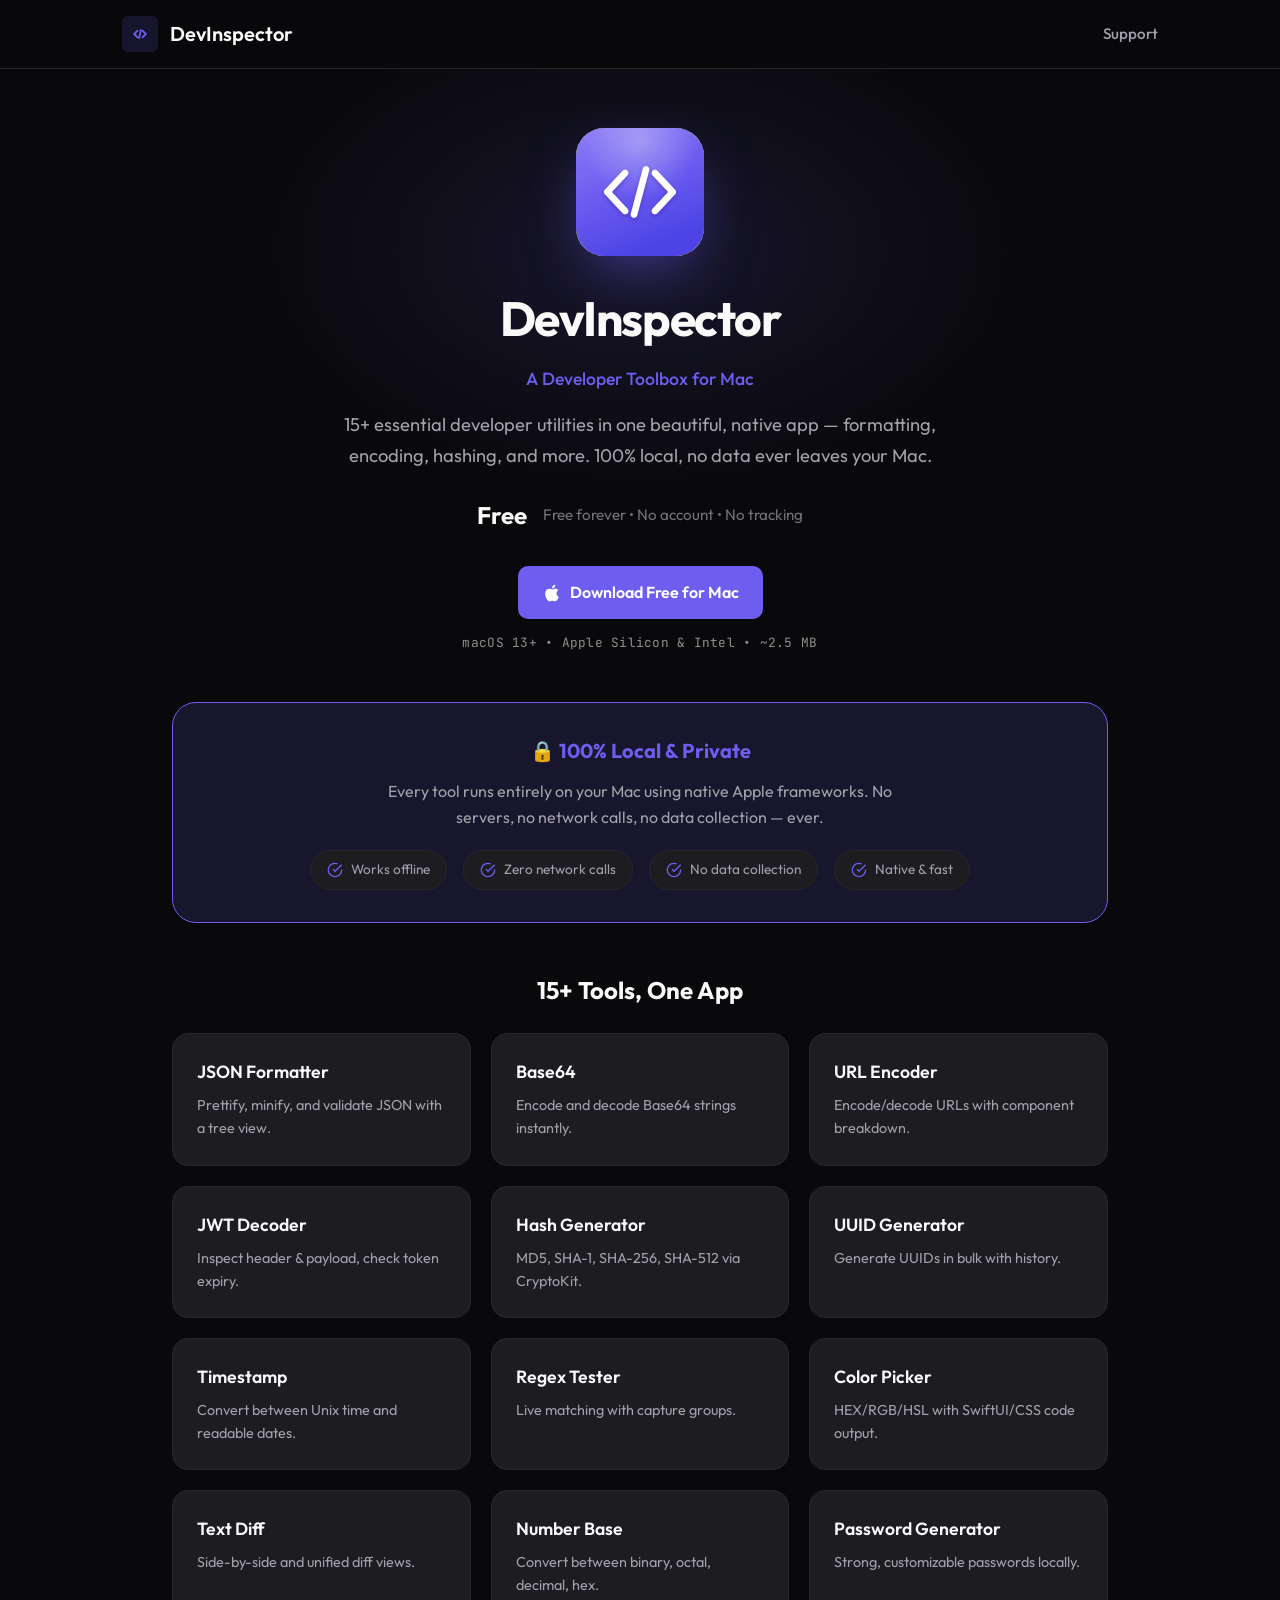
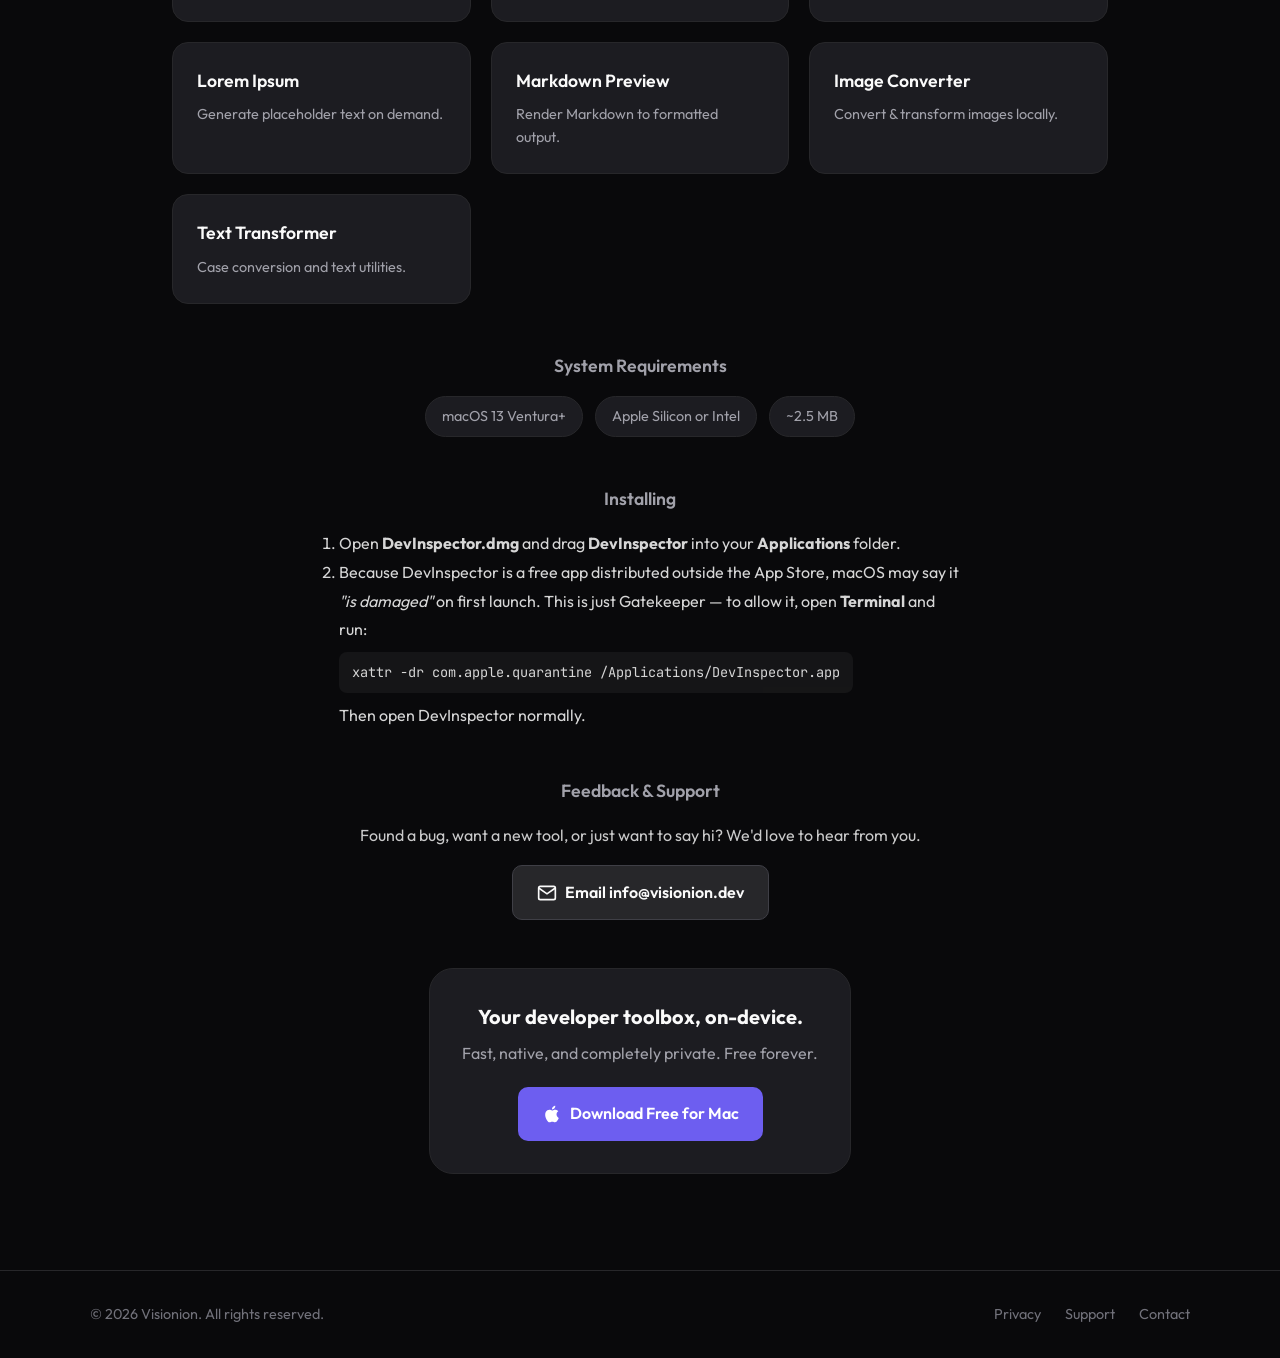
<file: index.html>
<!DOCTYPE html>
<html lang="en">
<head>
<script async src="https://www.googletagmanager.com/gtag/js?id=G-M6JFPRX2WN"></script>
<script>
  window.dataLayer = window.dataLayer || [];
  function gtag(){dataLayer.push(arguments);}
  gtag('js', new Date());
  gtag('config', 'G-M6JFPRX2WN');
</script>

  <meta charset="UTF-8" />
  <meta name="viewport" content="width=device-width, initial-scale=1" />
  <meta name="theme-color" content="#8b5cf6" />
  <title>DevInspector — Free Developer Toolbox for Mac | 100% Local</title>
  <meta name="description" content="DevInspector is a free, private macOS developer toolbox: JSON formatter, Base64, JWT decoder, hash & UUID generators, regex tester, color picker, text diff and more. 100% local, no data leaves your Mac." />
  <meta name="keywords" content="developer tools mac, json formatter, jwt decoder, base64, regex tester, hash generator, uuid, free mac dev app, offline developer toolbox" />

  <link rel="canonical" href="https://devinspector.visionion.dev/" />

  <meta property="og:title" content="DevInspector — Free Developer Toolbox for Mac" />
  <meta property="og:description" content="JSON, Base64, JWT, hashes, UUID, regex, color, diff & more. Free, private, 100% on-device." />
  <meta property="og:type" content="website" />
  <meta property="og:url" content="https://devinspector.visionion.dev/" />
  <meta property="og:image" content="https://devinspector.visionion.dev/og-image.png" />

  <meta name="twitter:card" content="summary_large_image" />
  <meta name="twitter:title" content="DevInspector — Free Developer Toolbox for Mac" />
  <meta name="twitter:description" content="JSON, Base64, JWT, hashes, UUID, regex, color, diff & more. Free, private, 100% on-device." />
  <meta name="twitter:image" content="https://devinspector.visionion.dev/og-image.png" />

  <script type="application/ld+json">
  {
    "@context": "https://schema.org",
    "@type": "SoftwareApplication",
    "name": "DevInspector",
    "applicationCategory": "DeveloperApplication",
    "operatingSystem": "macOS 13+",
    "description": "Free, private developer toolbox for Mac with 15+ local utilities.",
    "url": "https://devinspector.visionion.dev/",
    "downloadUrl": "https://devinspector.visionion.dev/DevInspector.dmg",
    "offers": { "@type": "Offer", "price": "0", "priceCurrency": "USD" },
    "publisher": { "@type": "Organization", "name": "Visionion", "url": "https://visionion.dev" }
  }
  </script>

  <link rel="icon" type="image/png" href="/icon.png">
  <link rel="apple-touch-icon" href="/apple-touch-icon.png">

  <link rel="preconnect" href="https://fonts.googleapis.com">
  <link rel="preconnect" href="https://fonts.gstatic.com" crossorigin>
  <link href="https://fonts.googleapis.com/css2?family=Outfit:wght@300;400;500;600;700&family=JetBrains+Mono:wght@400;500&display=swap" rel="stylesheet">
  <link rel="stylesheet" href="styles.css" />
</head>
<body>
  <nav class="nav">
    <div class="nav-container">
      <a href="/" class="nav-logo">
        <span class="logo-icon">
          <svg viewBox="0 0 24 24" fill="none" stroke="currentColor" stroke-width="2.2" stroke-linecap="round" stroke-linejoin="round">
            <polyline points="9,8 5,12 9,16"/><polyline points="15,8 19,12 15,16"/><line x1="13" y1="7" x2="11" y2="17"/>
          </svg>
        </span>
        <span class="logo-text">DevInspector</span>
      </a>
      <div class="nav-right">
        <a href="/support.html" class="nav-link">Support</a>
      </div>
    </div>
  </nav>

  <main>
    <section class="hero">
      <div class="hero-glow"></div>
      <div class="hero-content">
        <img src="/icon.png" alt="DevInspector app icon" class="hero-app-icon" width="128" height="128" />
        <h1 class="hero-title">DevInspector</h1>
        <p class="hero-tagline">A Developer Toolbox for Mac</p>
        <p class="hero-subtitle">
          15+ essential developer utilities in one beautiful, native app — formatting, encoding, hashing, and more. 100% local, no data ever leaves your Mac.
        </p>
        <div class="hero-price">
          <span class="price-tag">Free</span>
          <span class="price-note">Free forever • No account • No tracking</span>
        </div>
        <div class="hero-cta">
          <a href="/download.html" class="btn btn-primary">
            <svg viewBox="0 0 24 24" fill="currentColor">
              <path d="M18.71 19.5c-.83 1.24-1.71 2.45-3.05 2.47-1.34.03-1.77-.79-3.29-.79-1.53 0-2 .77-3.27.82-1.31.05-2.3-1.32-3.14-2.53C4.25 17 2.94 12.45 4.7 9.39c.87-1.52 2.43-2.48 4.12-2.51 1.28-.02 2.5.87 3.29.87.78 0 2.26-1.07 3.81-.91.65.03 2.47.26 3.64 1.98-.09.06-2.17 1.28-2.15 3.81.03 3.02 2.65 4.03 2.68 4.04-.03.07-.42 1.44-1.38 2.83M13 3.5c.73-.83 1.94-1.46 2.94-1.5.13 1.17-.34 2.35-1.04 3.19-.69.85-1.83 1.51-2.95 1.42-.15-1.15.41-2.35 1.05-3.11z"/>
            </svg>
            Download Free for Mac
          </a>
        </div>
        <p class="hero-meta">macOS 13+ • Apple Silicon & Intel • ~2.5 MB</p>
      </div>
    </section>

    <div class="main-content">
      <section class="privacy-banner">
        <h2>🔒 100% Local & Private</h2>
        <p>Every tool runs entirely on your Mac using native Apple frameworks. No servers, no network calls, no data collection — ever.</p>
        <div class="privacy-highlights">
          <span class="privacy-badge"><svg viewBox="0 0 24 24" fill="none" stroke="currentColor" stroke-width="2"><path d="M22 11.08V12a10 10 0 11-5.93-9.14"/><polyline points="22,4 12,14.01 9,11.01"/></svg> Works offline</span>
          <span class="privacy-badge"><svg viewBox="0 0 24 24" fill="none" stroke="currentColor" stroke-width="2"><path d="M22 11.08V12a10 10 0 11-5.93-9.14"/><polyline points="22,4 12,14.01 9,11.01"/></svg> Zero network calls</span>
          <span class="privacy-badge"><svg viewBox="0 0 24 24" fill="none" stroke="currentColor" stroke-width="2"><path d="M22 11.08V12a10 10 0 11-5.93-9.14"/><polyline points="22,4 12,14.01 9,11.01"/></svg> No data collection</span>
          <span class="privacy-badge"><svg viewBox="0 0 24 24" fill="none" stroke="currentColor" stroke-width="2"><path d="M22 11.08V12a10 10 0 11-5.93-9.14"/><polyline points="22,4 12,14.01 9,11.01"/></svg> Native & fast</span>
        </div>
      </section>

      <section class="features-section">
        <h2 class="features-title">15+ Tools, One App</h2>
        <div class="features-grid">
          <div class="feature-card"><h3>JSON Formatter</h3><p>Prettify, minify, and validate JSON with a tree view.</p></div>
          <div class="feature-card"><h3>Base64</h3><p>Encode and decode Base64 strings instantly.</p></div>
          <div class="feature-card"><h3>URL Encoder</h3><p>Encode/decode URLs with component breakdown.</p></div>
          <div class="feature-card"><h3>JWT Decoder</h3><p>Inspect header & payload, check token expiry.</p></div>
          <div class="feature-card"><h3>Hash Generator</h3><p>MD5, SHA-1, SHA-256, SHA-512 via CryptoKit.</p></div>
          <div class="feature-card"><h3>UUID Generator</h3><p>Generate UUIDs in bulk with history.</p></div>
          <div class="feature-card"><h3>Timestamp</h3><p>Convert between Unix time and readable dates.</p></div>
          <div class="feature-card"><h3>Regex Tester</h3><p>Live matching with capture groups.</p></div>
          <div class="feature-card"><h3>Color Picker</h3><p>HEX/RGB/HSL with SwiftUI/CSS code output.</p></div>
          <div class="feature-card"><h3>Text Diff</h3><p>Side-by-side and unified diff views.</p></div>
          <div class="feature-card"><h3>Number Base</h3><p>Convert between binary, octal, decimal, hex.</p></div>
          <div class="feature-card"><h3>Password Generator</h3><p>Strong, customizable passwords locally.</p></div>
          <div class="feature-card"><h3>Lorem Ipsum</h3><p>Generate placeholder text on demand.</p></div>
          <div class="feature-card"><h3>Markdown Preview</h3><p>Render Markdown to formatted output.</p></div>
          <div class="feature-card"><h3>Image Converter</h3><p>Convert & transform images locally.</p></div>
          <div class="feature-card"><h3>Text Transformer</h3><p>Case conversion and text utilities.</p></div>
        </div>
      </section>

      <section class="requirements-section">
        <h2>System Requirements</h2>
        <div class="requirements-list">
          <span class="requirement-tag">macOS 13 Ventura+</span>
          <span class="requirement-tag">Apple Silicon or Intel</span>
          <span class="requirement-tag">~2.5 MB</span>
        </div>
      </section>

      <section class="requirements-section">
        <h2>Installing</h2>
        <ol style="max-width:640px;margin:0 auto;opacity:.85;line-height:1.8;text-align:left;padding-left:1.2rem">
          <li>Open <strong>DevInspector.dmg</strong> and drag <strong>DevInspector</strong> into your <strong>Applications</strong> folder.</li>
          <li>
            Because DevInspector is a free app distributed outside the App Store, macOS may say it
            <em>"is damaged"</em> on first launch. This is just Gatekeeper — to allow it, open
            <strong>Terminal</strong> and run:
            <br>
            <code style="display:inline-block;margin:.5rem 0;padding:.5rem .8rem;background:rgba(255,255,255,.06);border-radius:8px;font-family:'JetBrains Mono',monospace;font-size:.85rem;user-select:all">xattr -dr com.apple.quarantine /Applications/DevInspector.app</code>
            <br>Then open DevInspector normally.
          </li>
        </ol>
      </section>

      <section class="requirements-section">
        <h2>Feedback &amp; Support</h2>
        <p style="max-width:620px;margin:0 auto 1rem;opacity:.8;line-height:1.7">
          Found a bug, want a new tool, or just want to say hi? We'd love to hear from you.
        </p>
        <a href="mailto:info@visionion.dev?subject=DevInspector%20Feedback" class="btn btn-secondary">
          <svg viewBox="0 0 24 24" fill="none" stroke="currentColor" stroke-width="2" width="18" height="18"><path d="M22 6l-10 7L2 6"/><rect x="2" y="4" width="20" height="16" rx="2"/></svg>
          Email info@visionion.dev
        </a>
      </section>

      <section class="cta-section">
        <div class="cta-card">
          <h3>Your developer toolbox, on-device.</h3>
          <p>Fast, native, and completely private. Free forever.</p>
          <a href="/download.html" class="btn btn-primary">
            <svg viewBox="0 0 24 24" fill="currentColor">
              <path d="M18.71 19.5c-.83 1.24-1.71 2.45-3.05 2.47-1.34.03-1.77-.79-3.29-.79-1.53 0-2 .77-3.27.82-1.31.05-2.3-1.32-3.14-2.53C4.25 17 2.94 12.45 4.7 9.39c.87-1.52 2.43-2.48 4.12-2.51 1.28-.02 2.5.87 3.29.87.78 0 2.26-1.07 3.81-.91.65.03 2.47.26 3.64 1.98-.09.06-2.17 1.28-2.15 3.81.03 3.02 2.65 4.03 2.68 4.04-.03.07-.42 1.44-1.38 2.83M13 3.5c.73-.83 1.94-1.46 2.94-1.5.13 1.17-.34 2.35-1.04 3.19-.69.85-1.83 1.51-2.95 1.42-.15-1.15.41-2.35 1.05-3.11z"/>
            </svg>
            Download Free for Mac
          </a>
        </div>
      </section>
    </div>
  </main>

  <footer class="footer">
    <div class="footer-container">
      <p class="footer-copy">© <span id="year"></span> Visionion. All rights reserved.</p>
      <div class="footer-links">
        <a href="/privacy.html">Privacy</a>
        <a href="/support.html">Support</a>
        <a href="https://visionion.dev/contact-us.html">Contact</a>
      </div>
    </div>
  </footer>

  <script>
    const y = document.getElementById('year');
    if (y) { y.textContent = new Date().getFullYear(); }
  </script>

  <!-- Cloudflare Web Analytics (privacy-friendly, cookieless) -->
  <!-- SETUP: replace ce184bd0e081451ab49d55dccf247430 with the beacon token from dash.cloudflare.com -> Web Analytics -->
  <script defer src='https://static.cloudflareinsights.com/beacon.min.js' data-cf-beacon='{"token": "ce184bd0e081451ab49d55dccf247430"}'></script>
  <!-- End Cloudflare Web Analytics -->
</body>
</html>
</file>
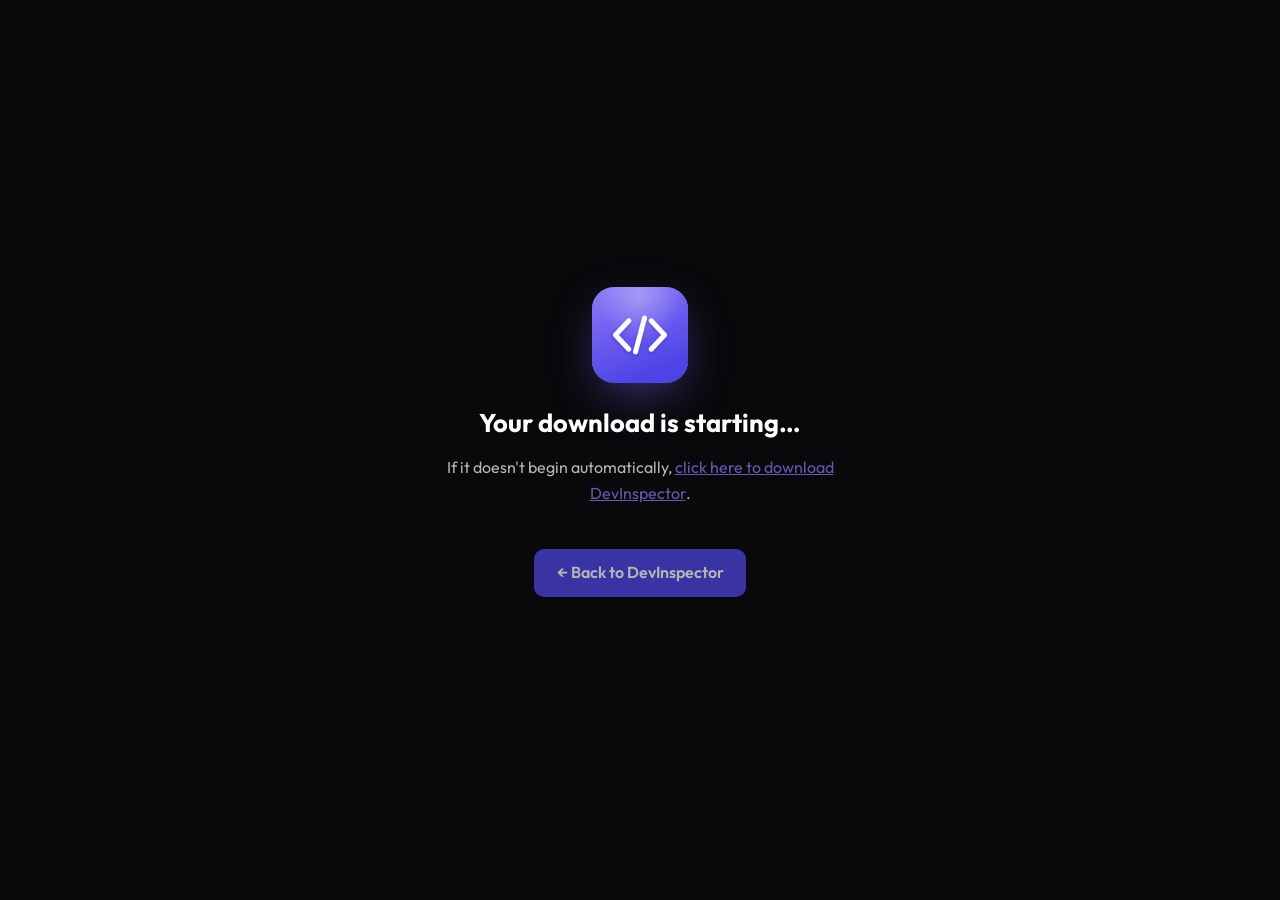
<file: download.html>
<!DOCTYPE html>
<html lang="en">
<head>
<script async src="https://www.googletagmanager.com/gtag/js?id=G-M6JFPRX2WN"></script>
<script>
  window.dataLayer = window.dataLayer || [];
  function gtag(){dataLayer.push(arguments);}
  gtag('js', new Date());
  gtag('config', 'G-M6JFPRX2WN');
</script>

  <meta charset="UTF-8" /><meta name="viewport" content="width=device-width, initial-scale=1" />
  <meta name="theme-color" content="#8b5cf6" />
  <title>Downloading DevInspector…</title>
  <meta name="robots" content="noindex, follow" />
  <link rel="canonical" href="https://devinspector.visionion.dev/" />
  <link rel="icon" type="image/png" href="/icon.png" />
  <link href="https://fonts.googleapis.com/css2?family=Outfit:wght@400;600;700&display=swap" rel="stylesheet">
  <style>
    body{margin:0;min-height:100vh;display:flex;align-items:center;justify-content:center;background:#09090b;color:#fff;font-family:'Outfit',system-ui,sans-serif;text-align:center}
    .card{max-width:460px;padding:2rem}img{width:96px;height:96px;border-radius:22px;box-shadow:0 16px 48px -12px rgba(109,94,240,.6)}
    h1{font-size:1.6rem;margin:1.2rem 0 .4rem}p{opacity:.7;line-height:1.6}a{color:#8b7cf6}
    .btn{display:inline-block;margin-top:1.2rem;padding:.7rem 1.4rem;background:#4f46e5;color:#fff;border-radius:10px;text-decoration:none;font-weight:600}
  </style>
</head>
<body>
  <div class="card">
    <img src="/icon.png" alt="DevInspector" />
    <h1>Your download is starting…</h1>
    <p>If it doesn't begin automatically, <a id="dl" href="/DevInspector.dmg">click here to download DevInspector</a>.</p>
    <p style="margin-top:1.5rem"><a class="btn" href="/">← Back to DevInspector</a></p>
  </div>
  <script defer src='https://static.cloudflareinsights.com/beacon.min.js' data-cf-beacon='{"token": "ce184bd0e081451ab49d55dccf247430"}'></script>
  <script>
    if (typeof gtag === 'function') {
      gtag('event', 'file_download', {
        app_name: 'DevInspector',
        file_name: 'DevInspector.dmg',
        file_extension: 'dmg',
        link_url: '/DevInspector.dmg'
      });
    }
    setTimeout(function(){window.location.href="/DevInspector.dmg";},800);
  </script>
</body>
</html>
</file>
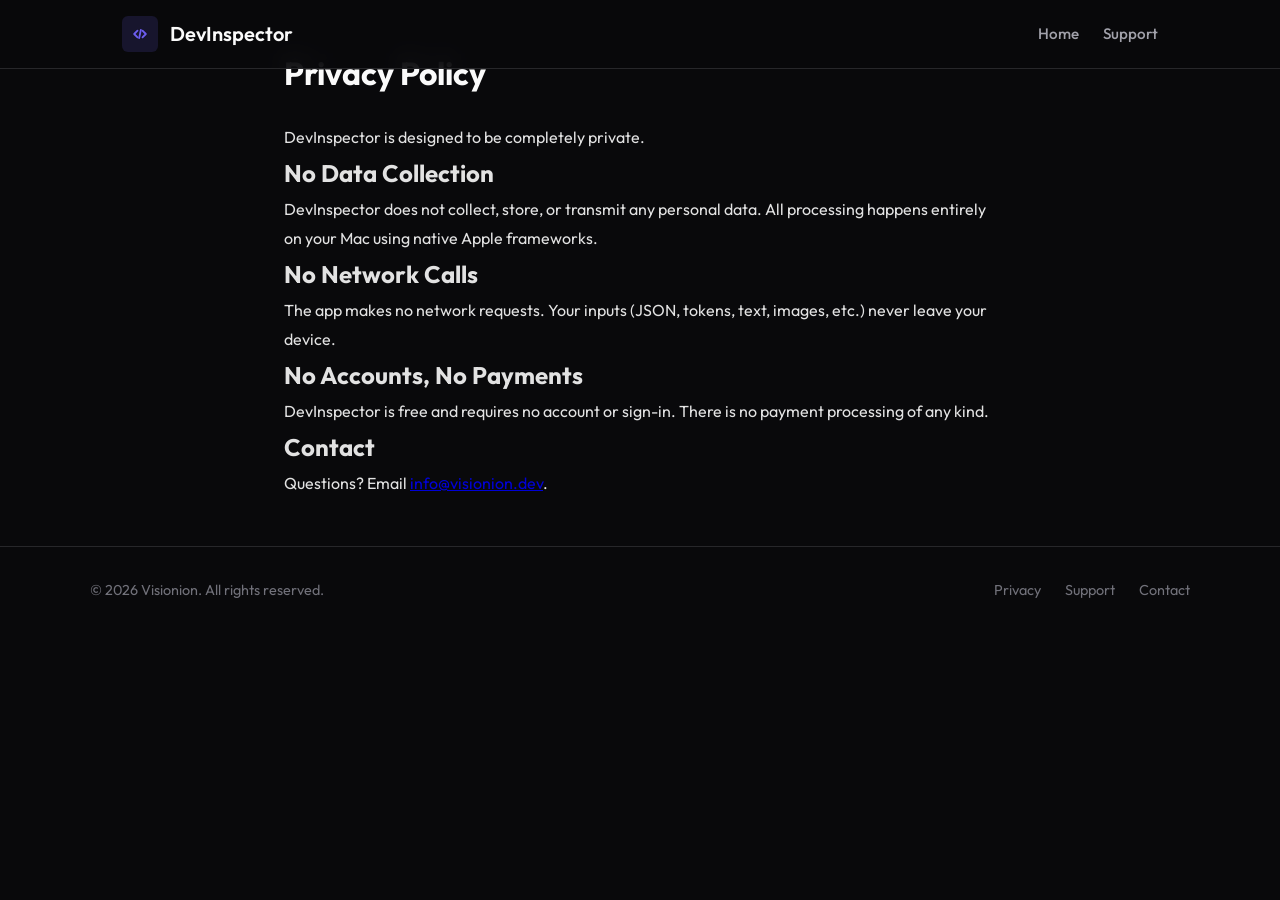
<file: privacy.html>
<!DOCTYPE html>
<html lang="en">
<head>
<script async src="https://www.googletagmanager.com/gtag/js?id=G-M6JFPRX2WN"></script>
<script>
  window.dataLayer = window.dataLayer || [];
  function gtag(){dataLayer.push(arguments);}
  gtag('js', new Date());
  gtag('config', 'G-M6JFPRX2WN');
</script>

  <meta charset="UTF-8" /><meta name="viewport" content="width=device-width, initial-scale=1" />
  <meta name="theme-color" content="#8b5cf6" />
  <title>DevInspector — Privacy Policy</title>
  <meta name="description" content="DevInspector — Privacy Policy. Part of Visionion — thoughtful, privacy-first software." />
  <link rel="canonical" href="https://devinspector.visionion.dev/privacy.html" />
  <link rel="icon" type="image/png" href="/icon.png" />
  <link href="https://fonts.googleapis.com/css2?family=Outfit:wght@300;400;500;600;700&family=JetBrains+Mono:wght@400;500&display=swap" rel="stylesheet">
  <link rel="stylesheet" href="styles.css" />
</head>
<body>
  <nav class="nav"><div class="nav-container">
    <a href="/" class="nav-logo"><span class="logo-icon"><svg viewBox="0 0 24 24" fill="none" stroke="currentColor" stroke-width="2.2" stroke-linecap="round" stroke-linejoin="round"><polyline points="9,8 5,12 9,16"/><polyline points="15,8 19,12 15,16"/><line x1="13" y1="7" x2="11" y2="17"/></svg></span><span class="logo-text">DevInspector</span></a>
    <div class="nav-right"><a href="/" class="nav-link">Home</a><a href="/support.html" class="nav-link">Support</a></div>
  </div></nav>
  <main><div class="main-content" style="max-width:760px;margin:0 auto;padding:3rem 1.5rem">
    <h1 style="font-size:2rem;margin-bottom:1.5rem">Privacy Policy</h1>
    <div style="line-height:1.8;opacity:.9"><p>DevInspector is designed to be completely private.</p>
      <h2>No Data Collection</h2><p>DevInspector does not collect, store, or transmit any personal data. All processing happens entirely on your Mac using native Apple frameworks.</p>
      <h2>No Network Calls</h2><p>The app makes no network requests. Your inputs (JSON, tokens, text, images, etc.) never leave your device.</p>
      <h2>No Accounts, No Payments</h2><p>DevInspector is free and requires no account or sign-in. There is no payment processing of any kind.</p>
      <h2>Contact</h2><p>Questions? Email <a href="mailto:info@visionion.dev">info@visionion.dev</a>.</p></div>
  </div></main>
  <footer class="footer"><div class="footer-container">
    <p class="footer-copy">© <span id="year"></span> Visionion. All rights reserved.</p>
    <div class="footer-links"><a href="/privacy.html">Privacy</a><a href="/support.html">Support</a><a href="https://visionion.dev/contact-us.html">Contact</a></div>
  </div></footer>
  <script>document.getElementById('year').textContent=new Date().getFullYear();</script>
</body>
</html>
</file>
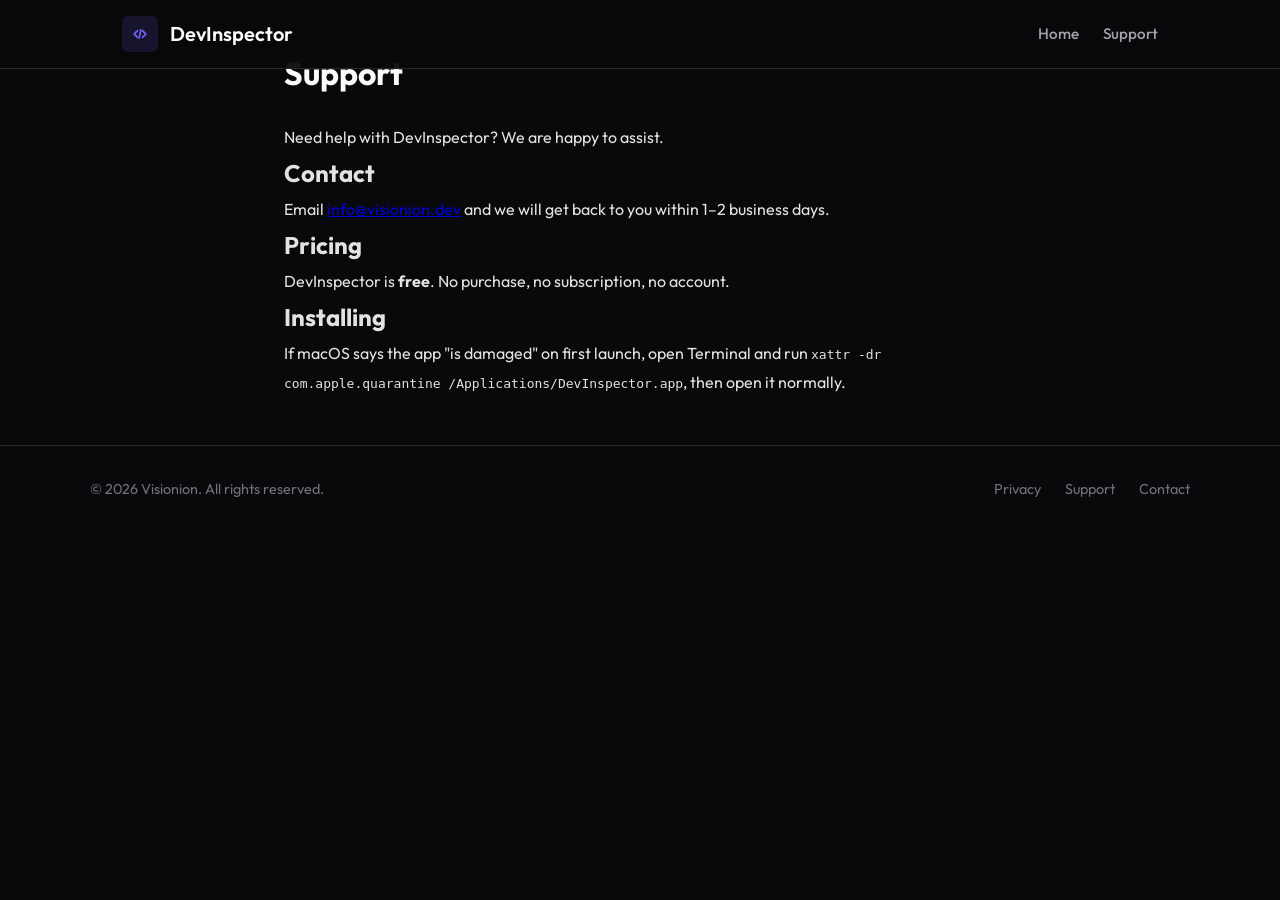
<file: support.html>
<!DOCTYPE html>
<html lang="en">
<head>
<script async src="https://www.googletagmanager.com/gtag/js?id=G-M6JFPRX2WN"></script>
<script>
  window.dataLayer = window.dataLayer || [];
  function gtag(){dataLayer.push(arguments);}
  gtag('js', new Date());
  gtag('config', 'G-M6JFPRX2WN');
</script>

  <meta charset="UTF-8" /><meta name="viewport" content="width=device-width, initial-scale=1" />
  <meta name="theme-color" content="#8b5cf6" />
  <title>DevInspector — Support</title>
  <meta name="description" content="DevInspector — Support. Part of Visionion — thoughtful, privacy-first software." />
  <link rel="canonical" href="https://devinspector.visionion.dev/support.html" />
  <link rel="icon" type="image/png" href="/icon.png" />
  <link href="https://fonts.googleapis.com/css2?family=Outfit:wght@300;400;500;600;700&family=JetBrains+Mono:wght@400;500&display=swap" rel="stylesheet">
  <link rel="stylesheet" href="styles.css" />
</head>
<body>
  <nav class="nav"><div class="nav-container">
    <a href="/" class="nav-logo"><span class="logo-icon"><svg viewBox="0 0 24 24" fill="none" stroke="currentColor" stroke-width="2.2" stroke-linecap="round" stroke-linejoin="round"><polyline points="9,8 5,12 9,16"/><polyline points="15,8 19,12 15,16"/><line x1="13" y1="7" x2="11" y2="17"/></svg></span><span class="logo-text">DevInspector</span></a>
    <div class="nav-right"><a href="/" class="nav-link">Home</a><a href="/support.html" class="nav-link">Support</a></div>
  </div></nav>
  <main><div class="main-content" style="max-width:760px;margin:0 auto;padding:3rem 1.5rem">
    <h1 style="font-size:2rem;margin-bottom:1.5rem">Support</h1>
    <div style="line-height:1.8;opacity:.9"><p>Need help with DevInspector? We are happy to assist.</p>
      <h2>Contact</h2><p>Email <a href="mailto:info@visionion.dev?subject=DevInspector%20Support">info@visionion.dev</a> and we will get back to you within 1–2 business days.</p>
      <h2>Pricing</h2><p>DevInspector is <strong>free</strong>. No purchase, no subscription, no account.</p>
      <h2>Installing</h2><p>If macOS says the app "is damaged" on first launch, open Terminal and run <code>xattr -dr com.apple.quarantine /Applications/DevInspector.app</code>, then open it normally.</p></div>
  </div></main>
  <footer class="footer"><div class="footer-container">
    <p class="footer-copy">© <span id="year"></span> Visionion. All rights reserved.</p>
    <div class="footer-links"><a href="/privacy.html">Privacy</a><a href="/support.html">Support</a><a href="https://visionion.dev/contact-us.html">Contact</a></div>
  </div></footer>
  <script>document.getElementById('year').textContent=new Date().getFullYear();</script>
</body>
</html>
</file>
<file: styles.css>
:root {
  --bg-primary: #09090b;
  --bg-secondary: #18181b;
  --bg-card: #1c1c21;
  --bg-elevated: #27272a;
  
  --text-primary: #fafafa;
  --text-secondary: #a1a1aa;
  --text-muted: #71717a;
  
  --border-color: #27272a;
  --border-subtle: #3f3f46;
  
  --accent: #6d5ef0; /* Violet */
  --accent-hover: #4f46e5;
  --accent-dim: rgba(109, 94, 240, 0.15);
  --accent-glow: rgba(109, 94, 240, 0.3);
  
  --radius-sm: 6px;
  --radius-md: 10px;
  --radius-lg: 16px;
  --radius-xl: 24px;
  
  --font-sans: 'Outfit', -apple-system, BlinkMacSystemFont, system-ui, sans-serif;
  --font-mono: 'JetBrains Mono', monospace;
}

* {
  box-sizing: border-box;
  margin: 0;
  padding: 0;
}

html {
  scroll-behavior: smooth;
}

body {
  font-family: var(--font-sans);
  background: var(--bg-primary);
  color: var(--text-primary);
  line-height: 1.6;
  min-height: 100vh;
  -webkit-font-smoothing: antialiased;
  -moz-osx-font-smoothing: grayscale;
}

/* Navigation */
.nav {
  position: fixed;
  top: 0;
  left: 0;
  right: 0;
  z-index: 100;
  background: rgba(9, 9, 11, 0.85);
  backdrop-filter: blur(12px);
  border-bottom: 1px solid var(--border-color);
}

.nav-container {
  max-width: 1100px;
  margin: 0 auto;
  padding: 1rem 2rem;
  display: flex;
  align-items: center;
  justify-content: space-between;
}

.nav-logo {
  display: flex;
  align-items: center;
  gap: 0.75rem;
  text-decoration: none;
  color: var(--text-primary);
  font-weight: 600;
  font-size: 1.25rem;
}

.logo-icon {
  width: 36px;
  height: 36px;
  background: var(--accent-dim);
  border-radius: var(--radius-sm);
  display: flex;
  align-items: center;
  justify-content: center;
  color: var(--accent);
}

.logo-icon svg {
  width: 20px;
  height: 20px;
}

.nav-right {
  display: flex;
  align-items: center;
  gap: 1.5rem;
}

.nav-link {
  color: var(--text-secondary);
  text-decoration: none;
  font-weight: 500;
  font-size: 0.95rem;
  transition: color 0.2s ease;
}

.nav-link:hover {
  color: var(--text-primary);
}

/* Hero Section */
.hero {
  padding: 8rem 2rem 3rem;
  text-align: center;
  position: relative;
  overflow: hidden;
}

.hero-glow {
  position: absolute;
  top: 0;
  left: 50%;
  transform: translateX(-50%);
  width: 800px;
  height: 500px;
  background: radial-gradient(ellipse at center, var(--accent-dim) 0%, transparent 70%);
  pointer-events: none;
}

.hero-content {
  position: relative;
  z-index: 1;
  max-width: 640px;
  margin: 0 auto;
}

.hero-icon {
  width: 80px;
  height: 80px;
  margin: 0 auto 1.5rem;
  background: var(--accent-dim);
  border-radius: var(--radius-xl);
  display: flex;
  align-items: center;
  justify-content: center;
  color: var(--accent);
}

.hero-icon svg {
  width: 40px;
  height: 40px;
}

.hero-title {
  font-size: clamp(2rem, 5vw, 3rem);
  font-weight: 700;
  letter-spacing: -0.03em;
  margin-bottom: 0.5rem;
}

.hero-tagline {
  font-size: 1.1rem;
  color: var(--accent);
  font-weight: 500;
  margin-bottom: 1rem;
}

.hero-subtitle {
  font-size: 1.15rem;
  color: var(--text-secondary);
  line-height: 1.7;
}

.hero-price {
  margin-top: 1.5rem;
  display: flex;
  align-items: center;
  justify-content: center;
  gap: 1rem;
  flex-wrap: wrap;
}

.price-tag {
  font-size: 1.5rem;
  font-weight: 700;
  color: var(--text-primary);
}

.price-note {
  font-size: 0.95rem;
  color: var(--text-muted);
}

.hero-cta {
  margin-top: 2rem;
  display: flex;
  flex-wrap: wrap;
  justify-content: center;
  gap: 1rem;
}

/* Main Content */
.main-content {
  max-width: 1000px;
  margin: 0 auto;
  padding: 0 2rem 4rem;
}

/* Privacy Banner */
.privacy-banner {
  background: var(--accent-dim);
  border: 1px solid var(--accent);
  border-radius: var(--radius-xl);
  padding: 2rem;
  text-align: center;
  margin-bottom: 3rem;
}

.privacy-banner h2 {
  font-size: 1.25rem;
  font-weight: 700;
  margin-bottom: 0.75rem;
  color: var(--accent);
}

.privacy-banner p {
  color: var(--text-secondary);
  max-width: 540px;
  margin: 0 auto;
}

.privacy-highlights {
  display: flex;
  flex-wrap: wrap;
  justify-content: center;
  gap: 1rem;
  margin-top: 1.25rem;
}

.privacy-badge {
  display: inline-flex;
  align-items: center;
  gap: 0.5rem;
  background: var(--bg-card);
  border: 1px solid var(--border-color);
  padding: 0.5rem 1rem;
  border-radius: 100px;
  font-size: 0.85rem;
  color: var(--text-secondary);
}

.privacy-badge svg {
  width: 16px;
  height: 16px;
  color: var(--accent);
}

/* Features Section */
.features-section {
  margin-bottom: 3rem;
}

.features-title {
  font-size: 1.5rem;
  font-weight: 700;
  margin-bottom: 1.5rem;
  text-align: center;
}

.features-grid {
  display: grid;
  grid-template-columns: repeat(auto-fit, minmax(220px, 1fr));
  gap: 1.25rem;
}

.feature-card {
  background: var(--bg-card);
  border: 1px solid var(--border-color);
  border-radius: var(--radius-lg);
  padding: 1.5rem;
  transition: all 0.2s ease;
}

.feature-card:hover {
  border-color: var(--border-subtle);
  transform: translateY(-2px);
}

.feature-icon {
  width: 48px;
  height: 48px;
  background: var(--accent-dim);
  border-radius: var(--radius-md);
  display: flex;
  align-items: center;
  justify-content: center;
  color: var(--accent);
  margin-bottom: 1rem;
}

.feature-icon svg {
  width: 24px;
  height: 24px;
}

.feature-card h3 {
  font-size: 1.1rem;
  font-weight: 600;
  margin-bottom: 0.5rem;
}

.feature-card p {
  font-size: 0.9rem;
  color: var(--text-secondary);
  line-height: 1.6;
}

/* How It Works Section */
.how-section {
  margin-bottom: 3rem;
}

.how-card {
  background: var(--bg-card);
  border: 1px solid var(--border-color);
  border-radius: var(--radius-xl);
  padding: 2rem;
}

.how-card h2 {
  font-size: 1.35rem;
  font-weight: 700;
  margin-bottom: 1.5rem;
  text-align: center;
}

.how-steps {
  display: grid;
  grid-template-columns: repeat(auto-fit, minmax(200px, 1fr));
  gap: 1.5rem;
}

.how-step {
  text-align: center;
}

.step-number {
  width: 40px;
  height: 40px;
  margin: 0 auto 1rem;
  background: var(--accent);
  color: #fff;
  border-radius: 50%;
  display: flex;
  align-items: center;
  justify-content: center;
  font-weight: 700;
  font-size: 1.1rem;
}

.how-step h3 {
  font-size: 1rem;
  font-weight: 600;
  margin-bottom: 0.5rem;
}

.how-step p {
  font-size: 0.9rem;
  color: var(--text-secondary);
}

/* Models Section */
.models-section {
  margin-bottom: 3rem;
}

.models-card {
  background: var(--bg-card);
  border: 1px solid var(--border-color);
  border-radius: var(--radius-xl);
  padding: 2rem;
}

.models-card h2 {
  font-size: 1.35rem;
  font-weight: 700;
  margin-bottom: 0.5rem;
  text-align: center;
}

.models-card > p {
  color: var(--text-secondary);
  text-align: center;
  margin-bottom: 1.5rem;
}

.models-grid {
  display: grid;
  grid-template-columns: repeat(auto-fit, minmax(180px, 1fr));
  gap: 1rem;
}

.model-item {
  background: var(--bg-elevated);
  border: 1px solid var(--border-subtle);
  border-radius: var(--radius-md);
  padding: 1rem;
  text-align: center;
}

.model-item h4 {
  font-size: 0.95rem;
  font-weight: 600;
  margin-bottom: 0.25rem;
}

.model-item .model-size {
  font-size: 0.8rem;
  color: var(--text-muted);
  margin-bottom: 0.5rem;
}

.model-item .model-desc {
  font-size: 0.85rem;
  color: var(--text-secondary);
}

/* CTA */
.cta-section {
  display: flex;
  justify-content: center;
  margin-bottom: 2rem;
}

.cta-card {
  background: var(--bg-card);
  border: 1px solid var(--border-color);
  border-radius: var(--radius-xl);
  padding: 2rem;
  text-align: center;
  max-width: 620px;
}

.cta-card h3 {
  font-size: 1.25rem;
  font-weight: 700;
  margin-bottom: 0.5rem;
}

.cta-card p {
  color: var(--text-secondary);
  margin-bottom: 1.25rem;
}

/* Requirements */
.requirements-section {
  margin-bottom: 3rem;
  text-align: center;
}

.requirements-section h2 {
  font-size: 1.1rem;
  font-weight: 600;
  margin-bottom: 1rem;
  color: var(--text-secondary);
}

.requirements-list {
  display: flex;
  flex-wrap: wrap;
  justify-content: center;
  gap: 0.75rem;
}

.requirement-tag {
  background: var(--bg-card);
  border: 1px solid var(--border-color);
  padding: 0.5rem 1rem;
  border-radius: 100px;
  font-size: 0.9rem;
  color: var(--text-secondary);
}

/* Buttons */
.btn {
  display: inline-flex;
  align-items: center;
  gap: 0.5rem;
  padding: 0.875rem 1.5rem;
  border-radius: var(--radius-md);
  font-size: 1rem;
  font-weight: 600;
  font-family: var(--font-sans);
  text-decoration: none;
  cursor: pointer;
  transition: all 0.2s ease;
  border: none;
}

.btn-primary {
  background: var(--accent);
  color: #fff;
}

.btn-primary:hover {
  background: var(--accent-hover);
}

.btn-secondary {
  background: var(--bg-elevated);
  color: var(--text-primary);
  border: 1px solid var(--border-subtle);
}

.btn-secondary:hover {
  background: var(--border-subtle);
}

.btn svg {
  width: 20px;
  height: 20px;
}

/* Footer */
.footer {
  border-top: 1px solid var(--border-color);
  padding: 2rem;
}

.footer-container {
  max-width: 1100px;
  margin: 0 auto;
  display: flex;
  align-items: center;
  justify-content: space-between;
  flex-wrap: wrap;
  gap: 1rem;
}

.footer-copy {
  color: var(--text-muted);
  font-size: 0.9rem;
}

.footer-links {
  display: flex;
  gap: 1.5rem;
}

.footer-links a {
  color: var(--text-muted);
  text-decoration: none;
  font-size: 0.9rem;
  transition: color 0.2s ease;
}

.footer-links a:hover {
  color: var(--text-primary);
}

/* Page Content (for Privacy, Support pages) */
.page-container {
  max-width: 720px;
  margin: 0 auto;
  padding: 8rem 2rem 4rem;
}

.page-header {
  margin-bottom: 3rem;
  padding-bottom: 2rem;
  border-bottom: 1px solid var(--border-color);
}

.page-title {
  font-size: clamp(2rem, 5vw, 2.75rem);
  font-weight: 700;
  letter-spacing: -0.02em;
  margin-bottom: 0.5rem;
}

.page-subtitle {
  color: var(--text-muted);
  font-size: 0.95rem;
}

.page-content h2 {
  font-size: 1.35rem;
  font-weight: 600;
  margin-top: 2.5rem;
  margin-bottom: 1rem;
  color: var(--text-primary);
}

.page-content p {
  color: var(--text-secondary);
  line-height: 1.8;
  margin-bottom: 1rem;
}

.page-content ul {
  list-style: none;
  margin: 1rem 0 1.5rem;
  padding-left: 0;
}

.page-content ul li {
  position: relative;
  padding-left: 1.5rem;
  margin-bottom: 0.75rem;
  color: var(--text-secondary);
  line-height: 1.7;
}

.page-content ul li::before {
  content: '';
  position: absolute;
  left: 0;
  top: 0.6rem;
  width: 6px;
  height: 6px;
  background: var(--accent);
  border-radius: 50%;
}

.page-content a {
  color: var(--accent);
  text-decoration: none;
  transition: opacity 0.2s ease;
}

.page-content a:hover {
  opacity: 0.8;
  text-decoration: underline;
}

.page-content strong {
  color: var(--text-primary);
  font-weight: 600;
}

.back-link {
  display: inline-flex;
  align-items: center;
  gap: 0.5rem;
  color: var(--text-muted);
  text-decoration: none;
  font-size: 0.9rem;
  margin-bottom: 2rem;
  transition: color 0.2s ease;
}

.back-link:hover {
  color: var(--text-primary);
}

.back-link svg {
  width: 16px;
  height: 16px;
}

/* Hotkey Display */
.hotkey-display {
  display: inline-flex;
  align-items: center;
  gap: 0.25rem;
  background: var(--bg-elevated);
  padding: 0.5rem 0.75rem;
  border-radius: var(--radius-sm);
  font-family: var(--font-mono);
  font-size: 0.9rem;
  border: 1px solid var(--border-subtle);
}

.hotkey-display kbd {
  background: var(--bg-card);
  padding: 0.15rem 0.4rem;
  border-radius: 4px;
  border: 1px solid var(--border-color);
  font-family: var(--font-mono);
}

/* Responsive */
@media (max-width: 768px) {
  .nav-container {
    padding: 1rem 1.5rem;
  }
  
  .hero {
    padding: 7rem 1.5rem 2rem;
  }
  
  .main-content {
    padding: 0 1.5rem 3rem;
  }
  
  .hero-cta {
    flex-direction: column;
    align-items: center;
  }
  
  .btn {
    width: 100%;
    justify-content: center;
    max-width: 280px;
  }
  
  .privacy-highlights {
    flex-direction: column;
    align-items: center;
  }
  
  .cta-card {
    padding: 1.5rem;
  }
  
  .footer-container {
    flex-direction: column;
    text-align: center;
  }
  
  .footer-links {
    flex-wrap: wrap;
    justify-content: center;
  }
}

@media (max-width: 480px) {
  .hero-title {
    font-size: 1.75rem;
  }
  
  .features-grid {
    grid-template-columns: 1fr;
  }
  
  .how-steps {
    grid-template-columns: 1fr;
  }
  
  .models-grid {
    grid-template-columns: 1fr;
  }
}


/* Free-download meta line */
.hero-meta {
  margin-top: 14px;
  font-family: 'JetBrains Mono', monospace;
  font-size: 0.8rem;
  letter-spacing: 0.02em;
  opacity: 0.55;
}

/* Branded app icon in hero */
.hero-app-icon {
  width: 128px;
  height: 128px;
  border-radius: 28px;
  margin: 0 auto 1.5rem;
  display: block;
  box-shadow: 0 20px 60px -15px rgba(109, 94, 240, 0.55);
}
</file>
